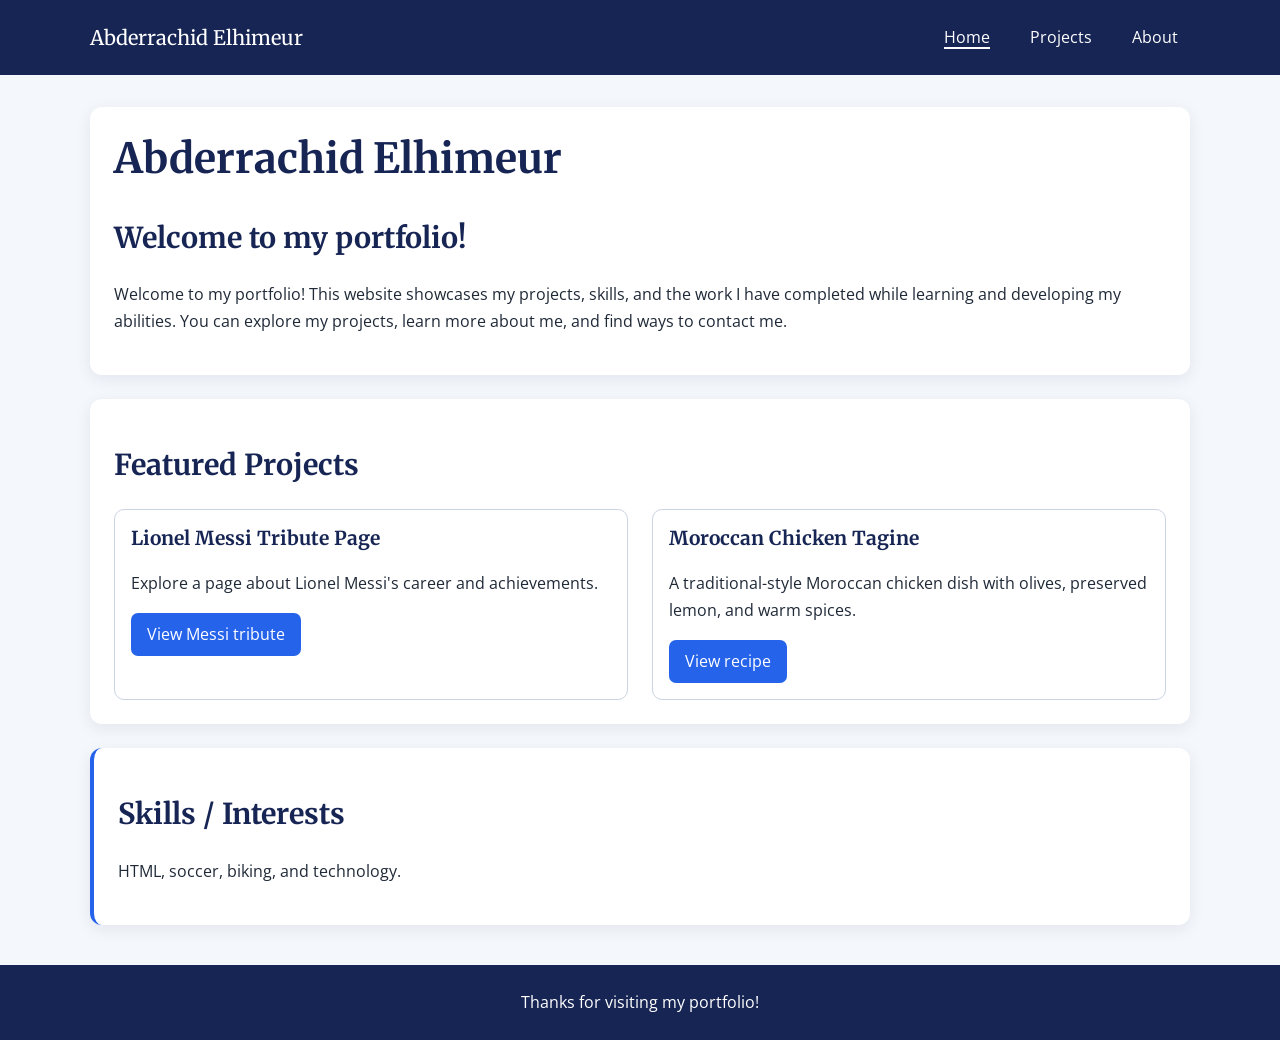
<file: index.html>
<!DOCTYPE html>
<html lang="en">
<head>
  <meta charset="UTF-8">
  <meta name="viewport" content="width=device-width, initial-scale=1.0">
  <meta name="description" content="Abderrachid Elhimeur's personal portfolio and web development projects.">
  <title>Home | Abderrachid Elhimeur</title>
  <link rel="preconnect" href="https://fonts.googleapis.com">
  <link rel="preconnect" href="https://fonts.gstatic.com" crossorigin>
  <link href="https://fonts.googleapis.com/css2?family=Merriweather:wght@400;700&family=Open+Sans:wght@400;600;700&display=swap" rel="stylesheet">
  <link rel="stylesheet" href="style.css">
</head>
<body>
  <a class="skip-link" href="#main-content">Skip to main content</a>
  <header class="site-header">
    <nav class="navbar" aria-label="Main navigation">
      <p class="site-name">Abderrachid Elhimeur</p>
      <div class="nav-links">
        <a href="index.html" aria-current="page">Home</a>
        <a href="project.html">Projects</a>
        <a href="about.html">About</a>
      </div>
    </nav>
  </header>
  <main id="main-content">
    <section class="card">
      <h1>Abderrachid Elhimeur</h1>
      <h2>Welcome to my portfolio!</h2>
      <p>Welcome to my portfolio! This website showcases my projects, skills, and the work I have completed while learning and developing my abilities. You can explore my projects, learn more about me, and find ways to contact me.</p>
    </section>
    <section class="card">
      <h2>Featured Projects</h2>
      <div class="card-grid">
        <article>
          <h3>Lionel Messi Tribute Page</h3>
          <p>Explore a page about Lionel Messi's career and achievements.</p>
          <a class="button-link" href="index1.html">View Messi tribute</a>
        </article>
        <article>
          <h3>Moroccan Chicken Tagine</h3>
          <p>A traditional-style Moroccan chicken dish with olives, preserved lemon, and warm spices.</p>
          <a class="button-link" href="recipe.html">View recipe</a>
        </article>
      </div>
    </section>
    <section class="card" id="skills">
      <h2>Skills / Interests</h2>
      <p>HTML, soccer, biking, and technology.</p>
    </section>
  </main>
  <footer class="site-footer">
    <p>Thanks for visiting my portfolio!</p>
  </footer>
</body>
</html>
</file>
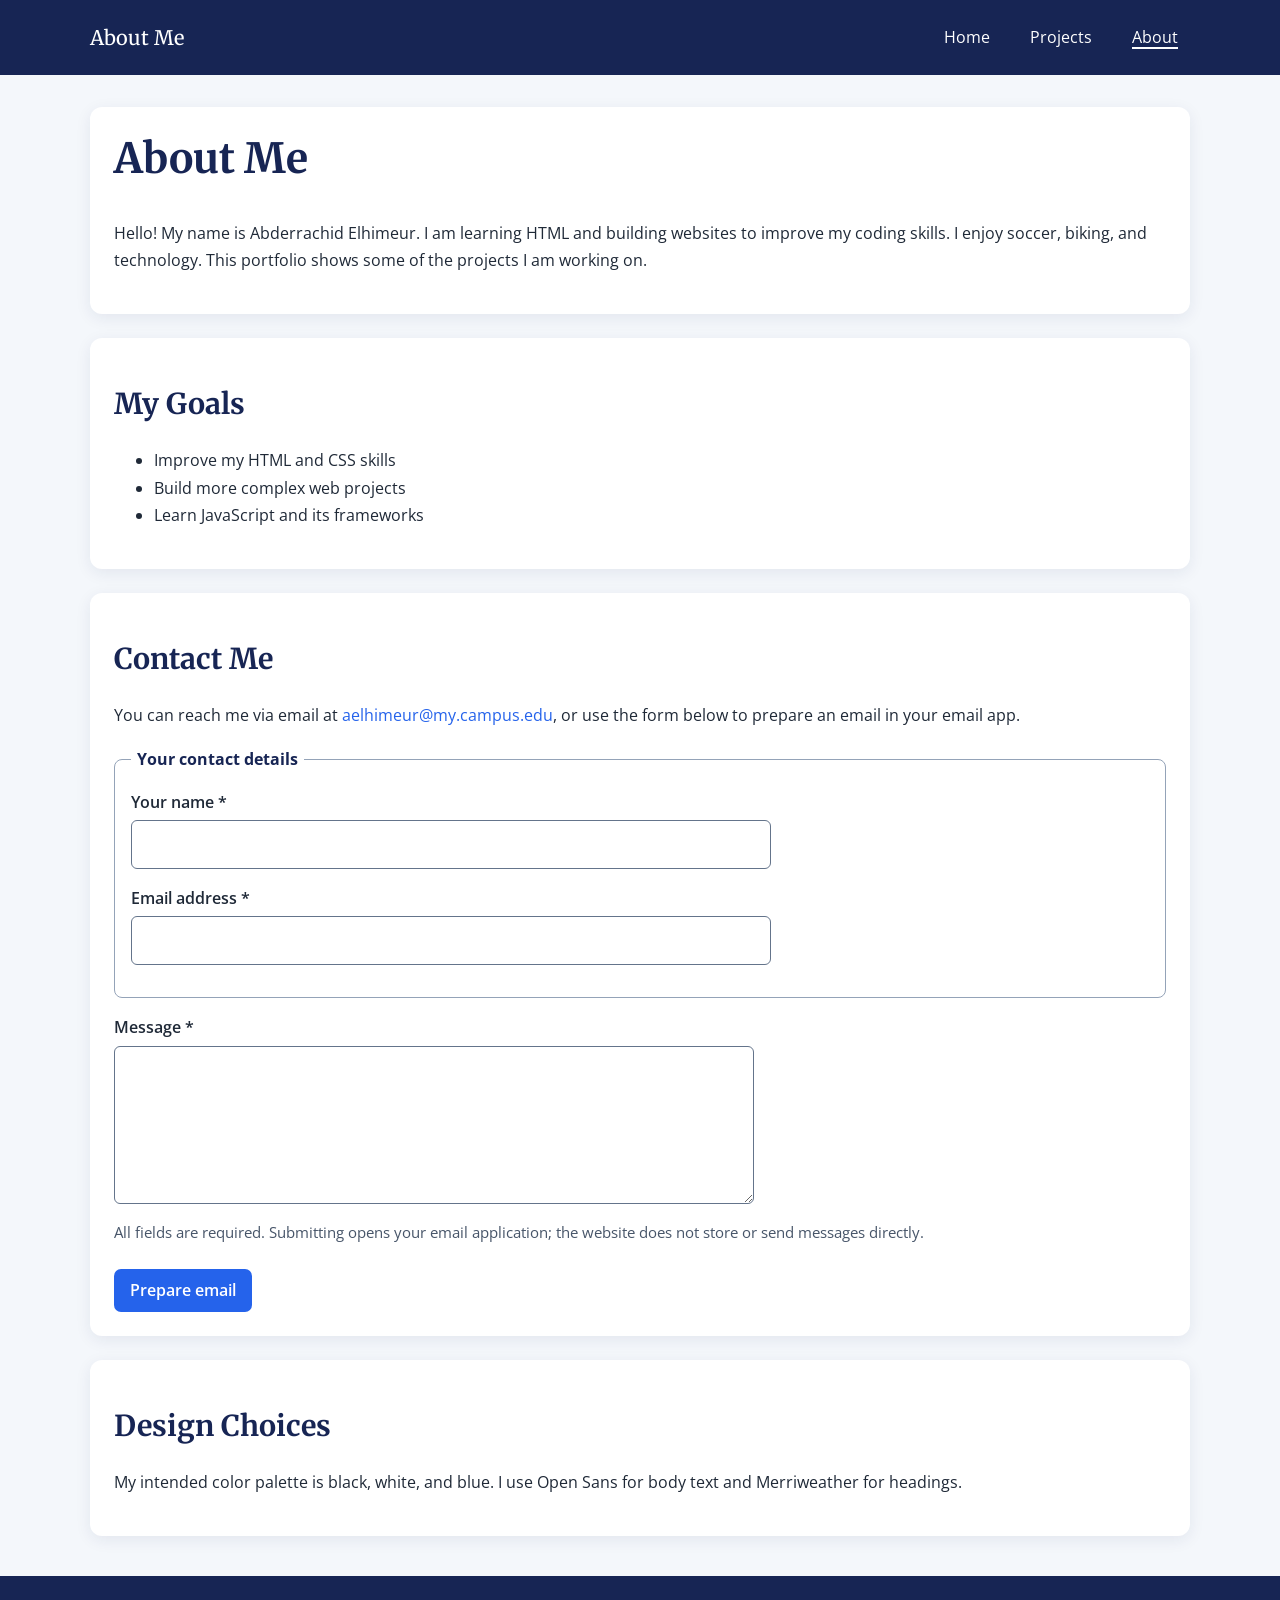
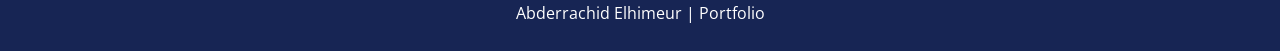
<file: about.html>
<!DOCTYPE html>
<html lang="en">
<head>
  <meta charset="UTF-8">
  <meta name="viewport" content="width=device-width, initial-scale=1.0">
  <meta name="description" content="Learn more about Abderrachid Elhimeur.">
  <title>About | Abderrachid Elhimeur</title>
  <link rel="preconnect" href="https://fonts.googleapis.com">
  <link rel="preconnect" href="https://fonts.gstatic.com" crossorigin>
  <link href="https://fonts.googleapis.com/css2?family=Merriweather:wght@400;700&family=Open+Sans:wght@400;600;700&display=swap" rel="stylesheet">
  <link rel="stylesheet" href="style.css">
</head>
<body>
  <a class="skip-link" href="#main-content">Skip to main content</a>
  <header class="site-header">
    <nav class="navbar" aria-label="Main navigation">
      <p class="site-name">About Me</p>
      <div class="nav-links">
        <a href="index.html">Home</a>
        <a href="project.html">Projects</a>
        <a href="about.html" aria-current="page">About</a>
      </div>
    </nav>
  </header>
  <main id="main-content">
    <section class="card">
      <h1>About Me</h1>
      <p>Hello! My name is Abderrachid Elhimeur. I am learning HTML and building websites to improve my coding skills. I enjoy soccer, biking, and technology. This portfolio shows some of the projects I am working on.</p>
    </section>
    <section class="card">
      <h2>My Goals</h2>
      <ul>
        <li>Improve my HTML and CSS skills</li>
        <li>Build more complex web projects</li>
        <li>Learn JavaScript and its frameworks</li>
      </ul>
    </section>
    <section class="card">
      <h2>Contact Me</h2>
      <p>You can reach me via email at <a href="mailto:aelhimeur@my.campus.edu">aelhimeur@my.campus.edu</a>, or use the form below to prepare an email in your email app.</p>
      <form id="contact-form" novalidate>
        <fieldset>
          <legend>Your contact details</legend>
          <div class="form-field">
            <label for="contact-name">Your name <span aria-hidden="true">*</span></label>
            <input id="contact-name" name="name" type="text" autocomplete="name" required aria-describedby="name-error">
            <p id="name-error" class="form-error" aria-live="polite"></p>
          </div>
          <div class="form-field">
            <label for="contact-email">Email address <span aria-hidden="true">*</span></label>
            <input id="contact-email" name="email" type="email" autocomplete="email" required aria-describedby="email-error">
            <p id="email-error" class="form-error" aria-live="polite"></p>
          </div>
        </fieldset>
        <div class="form-field">
          <label for="contact-message">Message <span aria-hidden="true">*</span></label>
          <textarea id="contact-message" name="message" rows="5" required aria-describedby="message-error"></textarea>
          <p id="message-error" class="form-error" aria-live="polite"></p>
        </div>
        <p class="form-hint">All fields are required. Submitting opens your email application; the website does not store or send messages directly.</p>
        <button class="button-link" type="submit">Prepare email</button>
        <p id="form-status" role="status" aria-live="polite"></p>
      </form>
    </section>
    <section class="card">
      <h2>Design Choices</h2>
      <p>My intended color palette is black, white, and blue. I use Open Sans for body text and Merriweather for headings.</p>
    </section>
  </main>
  <footer class="site-footer">
    <p>Abderrachid Elhimeur | Portfolio</p>
  </footer>
  <script>
    // Validate each field and connect errors to its input for screen readers.
    const contactForm = document.getElementById('contact-form');
    const fields = [
      { input: document.getElementById('contact-name'), error: document.getElementById('name-error'), message: 'Please enter your name.' },
      { input: document.getElementById('contact-email'), error: document.getElementById('email-error'), message: 'Please enter a valid email address.' },
      { input: document.getElementById('contact-message'), error: document.getElementById('message-error'), message: 'Please enter a message.' }
    ];
    function checkField(field) {
      const input = field.input;
      const valid = input.value.trim() !== '' && (input.type !== 'email' || input.validity.valid);
      field.error.textContent = valid ? '' : field.message;
      if (valid) {
        input.removeAttribute('aria-invalid');
      } else {
        input.setAttribute('aria-invalid', 'true');
      }
      return valid;
    }
    fields.forEach(field => field.input.addEventListener('input', () => {
      if (field.input.hasAttribute('aria-invalid')) checkField(field);
    }));
    contactForm.addEventListener('submit', event => {
      event.preventDefault();
      const results = fields.map(checkField);
      const firstInvalid = results.indexOf(false);
      const status = document.getElementById('form-status');
      if (firstInvalid !== -1) {
        status.textContent = 'Please correct the highlighted fields before continuing.';
        fields[firstInvalid].input.focus();
        return;
      }
      const name = fields[0].input.value.trim();
      const email = fields[1].input.value.trim();
      const message = fields[2].input.value.trim();
      const subject = encodeURIComponent('Portfolio contact from ' + name);
      const body = encodeURIComponent('Name: ' + name + '\nEmail: ' + email + '\n\n' + message);
      status.textContent = 'Opening your email application to send your message.';
      window.location.href = 'mailto:aelhimeur@my.campus.edu?subject=' + subject + '&body=' + body;
    });
  </script>
</body>
</html>
</file>
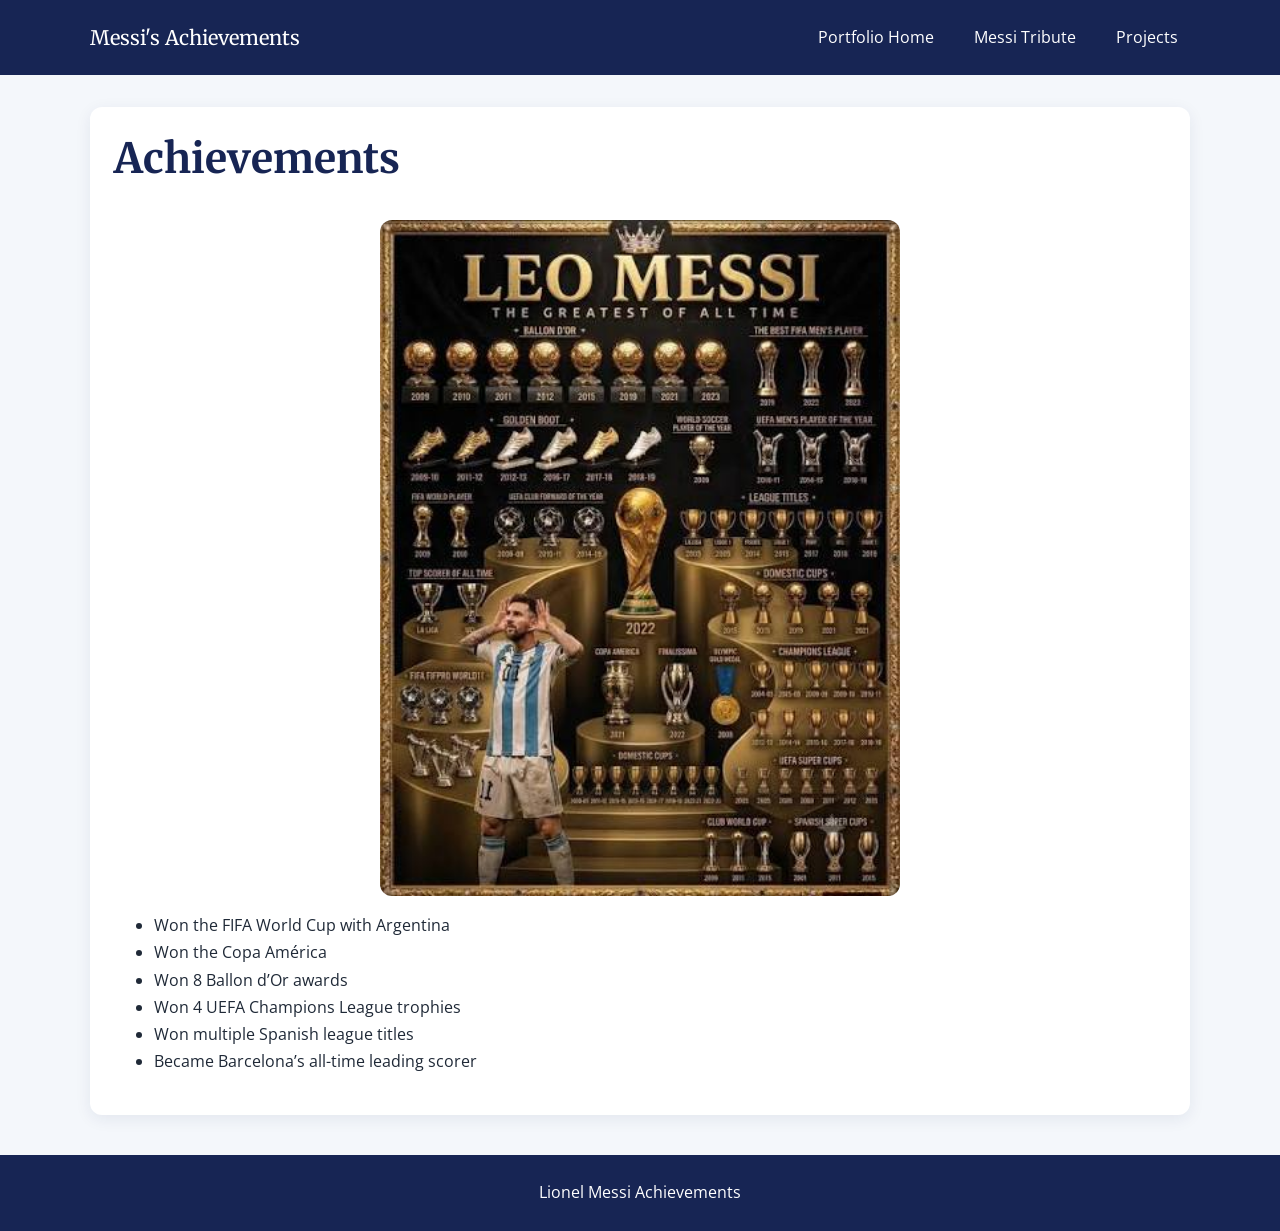
<file: achievements.html>
<!DOCTYPE html>
<html lang="en">
<head>
  <meta charset="UTF-8">
  <meta name="viewport" content="width=device-width, initial-scale=1.0">
  <meta name="description" content="Highlights of Lionel Messi's soccer achievements.">
  <title>Messi's Achievements</title>
  <link rel="preconnect" href="https://fonts.googleapis.com">
  <link rel="preconnect" href="https://fonts.gstatic.com" crossorigin>
  <link href="https://fonts.googleapis.com/css2?family=Merriweather:wght@400;700&family=Open+Sans:wght@400;600;700&display=swap" rel="stylesheet">
  <link rel="stylesheet" href="style.css">
</head>
<body>
  <a class="skip-link" href="#main-content">Skip to main content</a>
  <header class="site-header">
    <nav class="navbar" aria-label="Main navigation">
      <p class="site-name">Messi's Achievements</p>
      <div class="nav-links">
        <a href="index.html">Portfolio Home</a>
        <a href="index1.html">Messi Tribute</a>
        <a href="project.html">Projects</a>
      </div>
    </nav>
  </header>
  <main id="main-content">
    <section class="card">
      <h1>Achievements</h1>
      <img class="feature-image" src="messi.jpg" alt="Poster showing Lionel Messi and highlights of his career trophies and awards">
      <ul>
        <li>Won the FIFA World Cup with Argentina</li>
        <li>Won the Copa América</li>
        <li>Won 8 Ballon d’Or awards</li>
        <li>Won 4 UEFA Champions League trophies</li>
        <li>Won multiple Spanish league titles</li>
        <li>Became Barcelona’s all-time leading scorer</li>
      </ul>
    </section>
  </main>
  <footer class="site-footer">
    <p>Lionel Messi Achievements</p>
  </footer>
</body>
</html>
</file>
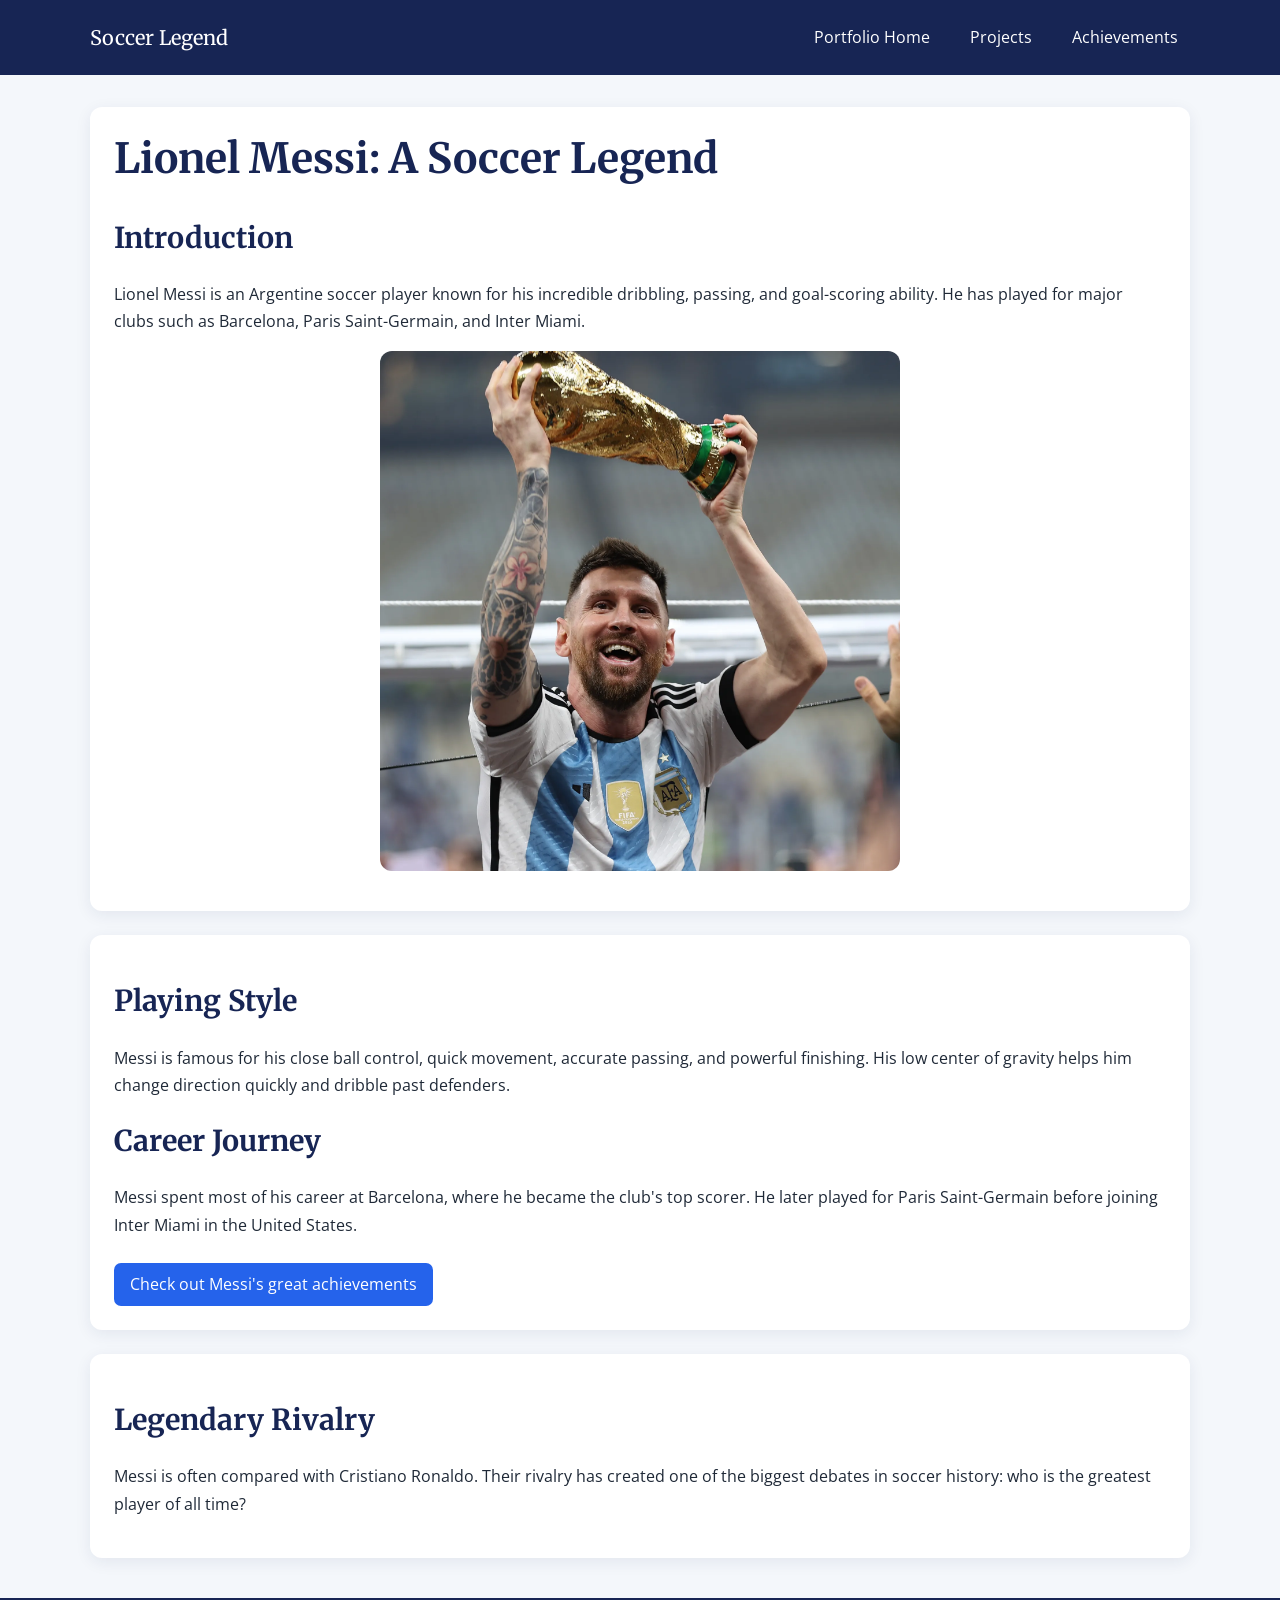
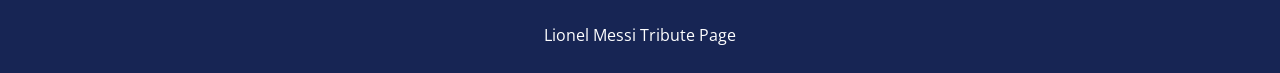
<file: index1.html>
<!DOCTYPE html>
<html lang="en">
<head>
  <meta charset="UTF-8">
  <meta name="viewport" content="width=device-width, initial-scale=1.0">
  <meta name="description" content="A tribute to Lionel Messi's soccer career.">
  <title>Lionel Messi | Soccer Legend</title>
  <link rel="preconnect" href="https://fonts.googleapis.com">
  <link rel="preconnect" href="https://fonts.gstatic.com" crossorigin>
  <link href="https://fonts.googleapis.com/css2?family=Merriweather:wght@400;700&family=Open+Sans:wght@400;600;700&display=swap" rel="stylesheet">
  <link rel="stylesheet" href="style.css">
</head>
<body>
  <a class="skip-link" href="#main-content">Skip to main content</a>
  <header class="site-header">
    <nav class="navbar" aria-label="Main navigation">
      <p class="site-name">Soccer Legend</p>
      <div class="nav-links">
        <a href="index.html">Portfolio Home</a>
        <a href="project.html">Projects</a>
        <a href="achievements.html">Achievements</a>
      </div>
    </nav>
  </header>
  <main id="main-content">
    <section class="card">
      <h1>Lionel Messi: A Soccer Legend</h1>
      <h2>Introduction</h2>
      <p>Lionel Messi is an Argentine soccer player known for his incredible dribbling, passing, and goal-scoring ability. He has played for major clubs such as Barcelona, Paris Saint-Germain, and Inter Miami.</p>
      <img class="feature-image" src="messicup.jpg" >
    </section>
    <section class="card">
      <h2>Playing Style</h2>
      <p>Messi is famous for his close ball control, quick movement, accurate passing, and powerful finishing. His low center of gravity helps him change direction quickly and dribble past defenders.</p>
      <h2>Career Journey</h2>
      <p>Messi spent most of his career at Barcelona, where he became the club's top scorer. He later played for Paris Saint-Germain before joining Inter Miami in the United States.</p>
      <a class="button-link" href="achievements.html">Check out Messi's great achievements</a>
    </section>
    <section class="card">
      <h2>Legendary Rivalry</h2>
      <p>Messi is often compared with Cristiano Ronaldo. Their rivalry has created one of the biggest debates in soccer history: who is the greatest player of all time?</p>
    </section>
  </main>
  <footer class="site-footer">
    <p>Lionel Messi Tribute Page</p>
  </footer>
</body>
</html>
</file>
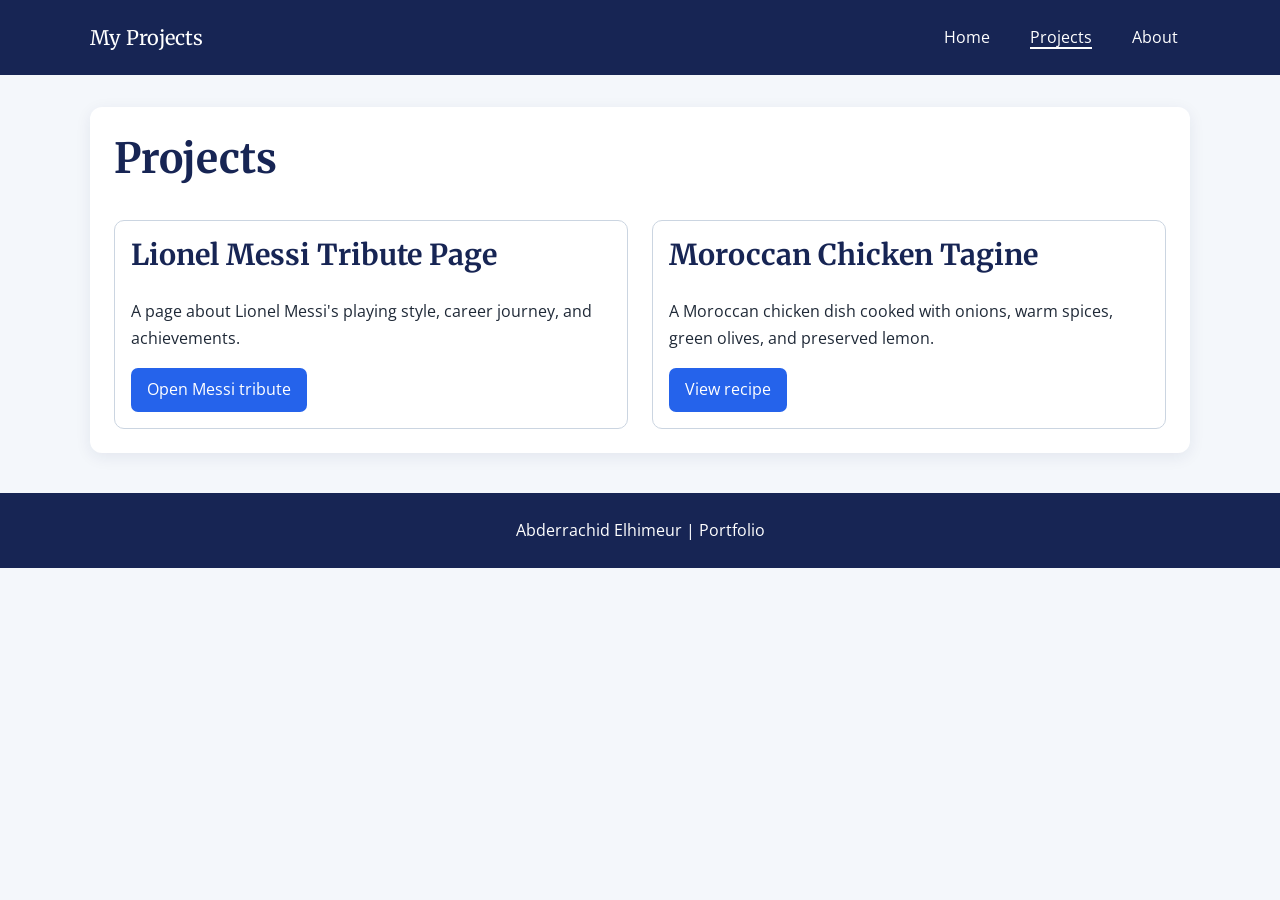
<file: project.html>
<!DOCTYPE html>
<html lang="en">
<head>
  <meta charset="UTF-8">
  <meta name="viewport" content="width=device-width, initial-scale=1.0">
  <meta name="description" content="Projects created by Abderrachid Elhimeur.">
  <title>Projects | Abderrachid Elhimeur</title>
  <link rel="preconnect" href="https://fonts.googleapis.com">
  <link rel="preconnect" href="https://fonts.gstatic.com" crossorigin>
  <link href="https://fonts.googleapis.com/css2?family=Merriweather:wght@400;700&family=Open+Sans:wght@400;600;700&display=swap" rel="stylesheet">
  <link rel="stylesheet" href="style.css">
</head>
<body>
  <a class="skip-link" href="#main-content">Skip to main content</a>
  <header class="site-header">
    <nav class="navbar" aria-label="Main navigation">
      <p class="site-name">My Projects</p>
      <div class="nav-links">
        <a href="index.html">Home</a>
        <a href="project.html" aria-current="page">Projects</a>
        <a href="about.html">About</a>
      </div>
    </nav>
  </header>
  <main id="main-content">
    <section class="card">
      <h1>Projects</h1>
      <div class="card-grid">
        <article>
          <h2>Lionel Messi Tribute Page</h2>
          <p>A page about Lionel Messi's playing style, career journey, and achievements.</p>
          <a class="button-link" href="index1.html">Open Messi tribute</a>
        </article>
        <article>
          <h2>Moroccan Chicken Tagine</h2>
          <p>A Moroccan chicken dish cooked with onions, warm spices, green olives, and preserved lemon.</p>
          <a class="button-link" href="recipe.html">View recipe</a>
        </article>
      </div>
    </section>
  </main>
  <footer class="site-footer">
    <p>Abderrachid Elhimeur | Portfolio</p>
  </footer>
</body>
</html>
</file>
<file: style.css>
:root {
  --color-blue: #2563eb;
  --color-navy: #172554;
  --color-text: #1f2937;
  --color-muted: #475569;
  --color-background: #f4f7fb;
  --color-white: #ffffff;
  --space-1: 8px;
  --space-2: 16px;
  --space-3: 24px;
  --space-4: 32px;
  --space-5: 40px;
  --content-width: 1100px;
}

* {
  box-sizing: border-box;
}

html {
  width: 100%;
  scroll-behavior: smooth;
}

body {
  margin: 0;
  padding: 0;
  width: 100%;
  min-width: 0;
  font-family: "Open Sans", Arial, sans-serif;
  font-size: 16px;
  line-height: 1.7;
  color: var(--color-text);
  background: var(--color-background);
}

img {
  display: block;
  max-width: 100%;
  height: auto;
  border-radius: 12px;
}

a {
  color: var(--color-blue);
  text-decoration: none;
}

a:hover,
a:focus {
  text-decoration: underline;
}

.site-header {
  background: var(--color-navy);
  color: var(--color-white);
  padding: var(--space-2);
}

.navbar {
  max-width: var(--content-width);
  margin: 0 auto;
  display: flex;
  flex-wrap: wrap;
  align-items: center;
  justify-content: space-between;
  gap: var(--space-2);
}

.site-name {
  margin: 0;
  color: var(--color-white);
  font-family: "Merriweather", Georgia, serif;
  font-size: 1.25rem;
}

.nav-links {
  display: flex;
  flex-wrap: wrap;
  align-items: center;
  gap: var(--space-2);
}

.nav-links a {
  display: inline-block;
  color: var(--color-white);
  padding: 8px 12px;
  border-radius: 6px;
}

.nav-links a:hover,
.nav-links a:focus {
  background: var(--color-blue);
  text-decoration: none;
}

main {
  width: min(100% - 32px, var(--content-width));
  margin: var(--space-4) auto;
}

h1,
h2,
h3 {
  font-family: "Merriweather", Georgia, serif;
  line-height: 1.3;
  color: var(--color-navy);
}

h1 {
  font-size: clamp(1.8rem, 5vw, 2.6rem);
  margin-top: 0;
}

h2 {
  font-size: clamp(1.35rem, 4vw, 1.8rem);
  margin-top: var(--space-3);
}

h3 {
  font-size: 1.2rem;
}

p,
li {
  overflow-wrap: anywhere;
}

.card {
  background: var(--color-white);
  padding: var(--space-3);
  margin-bottom: var(--space-3);
  border-radius: 12px;
  box-shadow: 0 4px 16px rgba(23, 37, 84, 0.08);
}

.card-grid {
  display: grid;
  grid-template-columns: repeat(2, minmax(0, 1fr));
  gap: var(--space-3);
}

.button-link {
  display: inline-block;
  background: var(--color-blue);
  color: var(--color-white);
  padding: 8px 16px;
  border-radius: 7px;
  margin-top: var(--space-1);
}

.button-link:hover,
.button-link:focus {
  background: var(--color-navy);
  color: var(--color-white);
  text-decoration: none;
}

.feature-image {
  width: 100%;
  max-width: 520px;
  margin: var(--space-2) auto;
  object-fit: cover;
}

.recipe-photo {
  display: block;
  width: 100%;
  max-width: 620px;
  height: auto;
  margin: var(--space-3) auto;
  border-radius: 12px;
}

#skills {
  border-left: 4px solid var(--color-blue);
}

.site-footer {
  background: var(--color-navy);
  color: var(--color-white);
  text-align: center;
  padding: var(--space-3) 16px;
  margin-top: var(--space-5);
}

.site-footer p {
  max-width: var(--content-width);
  margin: 0 auto;
}

.site-footer strong {
  color: var(--color-white);
}

/* Tablet layout */
@media (max-width: 768px) {
  main {
    margin: var(--space-3) auto;
  }

  .card-grid {
    grid-template-columns: 1fr;
  }

  .navbar {
    flex-direction: column;
    align-items: flex-start;
  }
}

/* Phone layout */
@media (max-width: 480px) {
  body {
    font-size: 15px;
  }

  .site-header {
    padding: 12px;
  }

  .nav-links {
    width: 100%;
    gap: 4px;
  }

  .nav-links a {
    padding: 8px;
  }

  main {
    width: calc(100% - 24px);
    margin: 24px auto;
  }

  .card {
    padding: 16px;
  }

  .site-footer {
    padding: 24px 12px;
  }
}

/* Accessibility: allow keyboard users to skip repetitive navigation. */
.skip-link {
  position: absolute;
  left: 16px;
  top: -100px;
  z-index: 1000;
  background: var(--color-white);
  color: var(--color-navy);
  padding: 12px 16px;
  border: 2px solid var(--color-navy);
  border-radius: 6px;
}
.skip-link:focus {
  top: 12px;
}

/* Accessibility: a visible indicator for keyboard focus. */
a:focus-visible {
  outline: 3px solid #f59e0b;
  outline-offset: 3px;
}
.nav-links a[aria-current="page"] {
  text-decoration: underline;
  text-decoration-thickness: 2px;
  text-underline-offset: 4px;
}

/* Gestalt: proximity groups related projects and form controls. */
.card-grid article {
  padding: var(--space-2);
  border: 1px solid #cbd5e1;
  border-radius: 10px;
  background: var(--color-white);
}
.card-grid article h2,
.card-grid article h3 { margin-top: 0; }
.card-grid article p { margin-bottom: var(--space-1); }

/* Gestalt: similarity uses the same blue buttons and nav treatments on every page. */
button.button-link {
  border: 0;
  font: inherit;
  font-weight: 600;
  cursor: pointer;
}
button.button-link:focus-visible,
input:focus-visible,
textarea:focus-visible {
  outline: 3px solid #b45309;
  outline-offset: 3px;
}
fieldset {
  border: 1px solid #94a3b8;
  border-radius: 8px;
  padding: var(--space-2);
  margin: 0 0 var(--space-2);
}
legend { color: var(--color-navy); font-weight: 700; padding: 0 6px; }
.form-field { margin: 0 0 var(--space-2); }
.form-field label { display: block; font-weight: 600; margin-bottom: 4px; }
.form-field input,
.form-field textarea {
  display: block;
  width: 100%;
  max-width: 640px;
  padding: 10px 12px;
  border: 1px solid #64748b;
  border-radius: 6px;
  background: var(--color-white);
  color: var(--color-text);
  font: inherit;
}
.form-field [aria-invalid="true"] { border: 2px solid #b91c1c; }
.form-error { color: #b91c1c; font-size: 0.95rem; margin: 4px 0 0; }
.form-error:empty, #form-status:empty { display: none; }
.form-hint { color: var(--color-muted); font-size: 0.95rem; }
</file>
